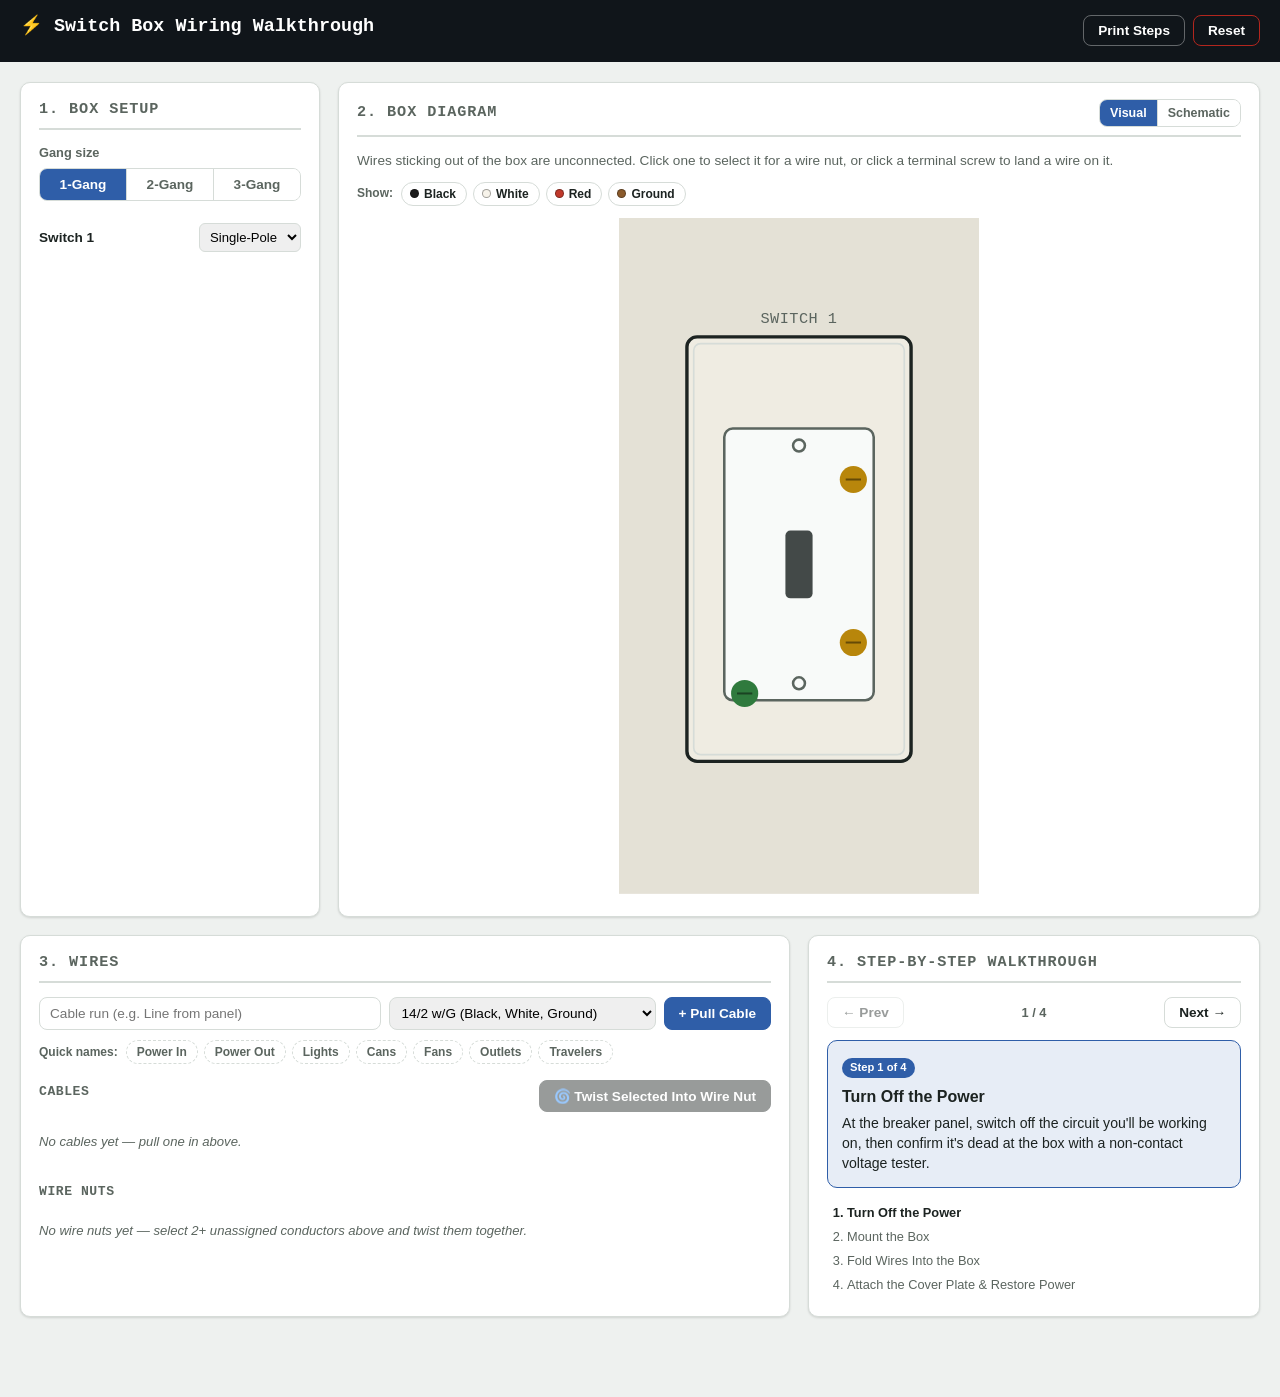
<file: switchbox/index.html>
<!doctype html>
<html lang="en">
<head>
<meta charset="UTF-8">
<meta name="viewport" content="width=device-width, initial-scale=1.0">
<title>Switch Box Wiring Walkthrough</title>
<link rel="icon" href="data:image/svg+xml,<svg xmlns=%22http://www.w3.org/2000/svg%22 viewBox=%220 0 100 100%22><text y=%22.9em%22 font-size=%2290%22>%E2%9A%A1</text></svg>">
<link rel="stylesheet" href="style.css">
</head>
<body>
<header class="app-header">
  <div class="header-inner">
    <h1>⚡ Switch Box Wiring Walkthrough</h1>
    <div class="header-actions">
      <button id="printBtn" class="btn btn-ghost" title="Print the current step-by-step instructions">Print Steps</button>
      <button id="resetBtn" class="btn btn-ghost btn-danger" title="Clear everything and start over">Reset</button>
    </div>
  </div>
</header>

<main class="layout">

  <!-- Box setup -->
  <section class="panel setup-panel">
    <h2>1. Box Setup</h2>
    <div class="field-row">
      <label>Gang size</label>
      <div class="segmented" id="gangSelect">
        <button data-gang="1" class="seg-btn">1-Gang</button>
        <button data-gang="2" class="seg-btn">2-Gang</button>
        <button data-gang="3" class="seg-btn">3-Gang</button>
      </div>
    </div>
    <div id="switchTypeList" class="switch-type-list"></div>
  </section>

  <!-- Diagram -->
  <section class="panel diagram-panel">
    <div class="diagram-head">
      <h2 class="diagram-h2">2. Box Diagram</h2>
      <div class="segmented segmented-sm" id="viewModeSelect">
        <button data-mode="visual" class="seg-btn">Visual</button>
        <button data-mode="schematic" class="seg-btn">Schematic</button>
      </div>
    </div>
    <p class="hint" id="diagramHint">Wires sticking out of the box are unconnected. Click one to select it for a wire nut, or click a terminal screw to land a wire on it.</p>
    <div class="layer-toggle" id="layerToggle">
      <span class="layer-toggle-label">Show:</span>
      <button type="button" class="layer-chip" data-layer="black"><span class="layer-dot c-black"></span>Black</button>
      <button type="button" class="layer-chip" data-layer="white"><span class="layer-dot c-white"></span>White</button>
      <button type="button" class="layer-chip" data-layer="red"><span class="layer-dot c-red"></span>Red</button>
      <button type="button" class="layer-chip" data-layer="ground"><span class="layer-dot c-ground"></span>Ground</button>
    </div>
    <div id="boxDiagramVisual" class="box-diagram-visual"></div>
    <div id="boxDiagram" class="box-diagram"></div>
  </section>

  <!-- Wires -->
  <section class="panel wires-panel">
    <h2>3. Wires</h2>
    <form id="cableForm" class="wire-form">
      <input type="text" id="cableLabel" placeholder="Cable run (e.g. Line from panel)" required maxlength="40">
      <select id="cableType">
        <option value="14-2">14/2 w/G (Black, White, Ground)</option>
        <option value="12-2">12/2 w/G (Black, White, Ground)</option>
        <option value="14-3">14/3 w/G (Black, White, Red, Ground)</option>
      </select>
      <button type="submit" class="btn btn-primary">+ Pull Cable</button>
    </form>
    <div class="quick-labels" id="quickLabels">
      <span class="quick-labels-label">Quick names:</span>
      <button type="button" class="chip-btn" data-quick-label="Power In">Power In</button>
      <button type="button" class="chip-btn" data-quick-label="Power Out">Power Out</button>
      <button type="button" class="chip-btn" data-quick-label="Lights">Lights</button>
      <button type="button" class="chip-btn" data-quick-label="Cans">Cans</button>
      <button type="button" class="chip-btn" data-quick-label="Fans">Fans</button>
      <button type="button" class="chip-btn" data-quick-label="Outlets">Outlets</button>
      <button type="button" class="chip-btn" data-quick-label="Travelers">Travelers</button>
    </div>

    <div class="wires-pool">
      <div class="pool-head">
        <h3>Cables</h3>
        <button id="bundleBtn" class="btn btn-secondary" disabled>🌀 Twist Selected Into Wire Nut</button>
      </div>
      <div id="cablesContainer" class="cables-list"></div>
    </div>

    <div class="nuts-list">
      <h3>Wire Nuts</h3>
      <div id="nutsContainer"></div>
    </div>
  </section>

  <!-- Steps -->
  <section class="panel steps-panel">
    <h2>4. Step-by-Step Walkthrough</h2>
    <div id="stepsNav" class="steps-nav">
      <button id="prevStep" class="btn btn-ghost">&larr; Prev</button>
      <div id="stepProgress" class="step-progress"></div>
      <button id="nextStep" class="btn btn-ghost">Next &rarr;</button>
    </div>
    <div id="stepCard" class="step-card"></div>
    <ol id="allStepsList" class="all-steps-list"></ol>
  </section>

</main>

<div id="terminalModal" class="modal hidden">
  <div class="modal-box">
    <h3 id="terminalModalTitle">Connect Terminal</h3>
    <div id="terminalModalBody"></div>
    <div class="modal-actions">
      <button id="terminalClearBtn" class="btn btn-ghost btn-danger">Disconnect</button>
      <button id="terminalCloseBtn" class="btn btn-secondary">Close</button>
    </div>
  </div>
</div>

<script src="app.js"></script>
</body>
</html>
</file>
<file: switchbox/style.css>
:root {
  /* "Panel schedule" palette — cool paper + graphite ink, so the reserved
     physical wiring colors (brass/green/red/black/white/copper) never
     compete with the UI chrome. Accent is a tester-blue, not a wire color. */
  --bg: #eef1ef;
  --panel: #ffffff;
  --ink: #1c2321;
  --ink-soft: #5b655f;
  --border: #d6dcd8;
  --accent: #2f5ea8;
  --accent-hover: #24487f;
  --accent-ink: #ffffff;
  --danger: #b3261e;
  --brass: #b8860b;
  --green-screw: #2f7a3d;
  --black-screw: #1f1f1f;
  --wire-black: #1a1a1a;
  --wire-white: #f7f3ea;
  --wire-red: #c0392b;
  --wire-ground: #8a5a2b;
  --jacket-14: #f2efe4;
  --jacket-12: #e8c34a;
  --radius: 10px;
  --shadow: 0 1px 3px rgba(0,0,0,0.08), 0 1px 2px rgba(0,0,0,0.06);
  --font-label: ui-monospace, "SFMono-Regular", "Roboto Mono", Menlo, Consolas, monospace;
  --tint: #e7edf6;
  --device-bg: #f8faf9;
  --modal-bg: #ffffff;
  --header-bg: #10151a;
  --wall-bg: #e4e1d6;
  --wall-seam: rgba(0,0,0,0.06);
  --strap-bg: #efece2;
}

@media (prefers-color-scheme: dark) {
  :root {
    --bg: #161a1d;
    --panel: #1f2528;
    --ink: #e8ece9;
    --ink-soft: #98a49d;
    --border: #333d38;
    --accent: #6fa2e8;
    --accent-hover: #8bb4ee;
    --accent-ink: #10151a;
    --danger: #e2665c;
    --tint: #1e2b3a;
    --device-bg: #1a2023;
    --modal-bg: #1f2528;
    --wall-bg: #23292c;
    --wall-seam: rgba(255,255,255,0.05);
    --strap-bg: #2b3134;
  }
}
:root[data-theme="dark"] {
  --bg: #161a1d;
  --panel: #1f2528;
  --ink: #e8ece9;
  --ink-soft: #98a49d;
  --border: #333d38;
  --accent: #6fa2e8;
  --accent-hover: #8bb4ee;
  --accent-ink: #10151a;
  --danger: #e2665c;
  --tint: #1e2b3a;
  --device-bg: #1a2023;
  --modal-bg: #1f2528;
  --wall-bg: #23292c;
  --wall-seam: rgba(255,255,255,0.05);
  --strap-bg: #2b3134;
}
:root[data-theme="light"] {
  --bg: #eef1ef;
  --panel: #ffffff;
  --ink: #1c2321;
  --ink-soft: #5b655f;
  --border: #d6dcd8;
  --accent: #2f5ea8;
  --accent-hover: #24487f;
  --accent-ink: #ffffff;
  --danger: #b3261e;
  --tint: #e7edf6;
  --device-bg: #f8faf9;
  --modal-bg: #ffffff;
  --wall-bg: #e4e1d6;
  --wall-seam: rgba(0,0,0,0.06);
  --strap-bg: #efece2;
}

* { box-sizing: border-box; }

body {
  margin: 0;
  font-family: -apple-system, BlinkMacSystemFont, "Segoe UI", Roboto, Helvetica, Arial, sans-serif;
  background: var(--bg);
  color: var(--ink);
  line-height: 1.4;
}

h1, h2, h3 { margin: 0 0 8px; font-family: var(--font-label); }
h2 { font-size: 0.95rem; letter-spacing: 0.06em; text-transform: uppercase; color: var(--ink-soft); border-bottom: 2px solid var(--border); padding-bottom: 8px; margin-bottom: 14px; }
h3 { font-size: 0.82rem; letter-spacing: 0.04em; text-transform: uppercase; color: var(--ink-soft); }
p.hint { color: var(--ink-soft); font-size: 0.85rem; margin: 0 0 12px; }

.app-header {
  background: var(--header-bg);
  color: #fff;
  padding: 14px 20px;
  position: sticky;
  top: 0;
  z-index: 20;
}
.header-inner { max-width: 1400px; margin: 0 auto; display: flex; align-items: center; justify-content: space-between; }
.app-header h1 { font-size: 1.15rem; color: #fff; }
.header-actions { display: flex; gap: 8px; }

.btn {
  border: 1px solid var(--border);
  background: var(--panel);
  color: var(--ink);
  padding: 7px 14px;
  border-radius: 8px;
  font-size: 0.85rem;
  cursor: pointer;
  font-weight: 600;
  transition: transform 0.05s ease, background 0.15s ease;
}
.btn:hover { background: var(--bg); }
.btn:active { transform: scale(0.97); }
.btn:disabled { opacity: 0.45; cursor: not-allowed; }
.btn-primary { background: var(--accent); border-color: var(--accent); color: var(--accent-ink); }
.btn-primary:hover { background: var(--accent-hover); border-color: var(--accent-hover); }
.btn-secondary { background: var(--ink); border-color: var(--ink); color: var(--panel); }
.btn-secondary:hover { background: var(--ink); opacity: 0.85; }
.btn-ghost { background: transparent; border-color: rgba(255,255,255,0.35); color: inherit; }
.header-actions .btn-ghost { color: #fff; }
.setup-panel .btn-ghost, .steps-nav .btn-ghost { border-color: var(--border); color: var(--ink); }
.btn-danger { color: var(--danger); border-color: var(--danger); }

.layout {
  max-width: 1400px;
  margin: 20px auto;
  padding: 0 20px 60px;
  display: grid;
  grid-template-columns: 300px 1fr 1fr;
  grid-template-rows: auto auto;
  gap: 18px;
}
.setup-panel { grid-column: 1; grid-row: 1; }
.diagram-panel { grid-column: 2 / 4; grid-row: 1; }
.wires-panel { grid-column: 1 / 3; grid-row: 2; }
.steps-panel { grid-column: 3; grid-row: 2; }

@media (max-width: 1050px) {
  .layout { grid-template-columns: 1fr; }
  .setup-panel, .diagram-panel, .wires-panel, .steps-panel { grid-column: 1; grid-row: auto; }
}

.panel {
  background: var(--panel);
  border: 1px solid var(--border);
  border-radius: var(--radius);
  padding: 16px 18px;
  box-shadow: var(--shadow);
}

/* Setup panel */
.field-row { margin-bottom: 14px; }
.field-row label { display: block; font-size: 0.8rem; color: var(--ink-soft); margin-bottom: 6px; font-weight: 600; }
.segmented { display: flex; border: 1px solid var(--border); border-radius: 8px; overflow: hidden; }
.seg-btn { flex: 1; padding: 8px 4px; background: var(--panel); border: none; border-right: 1px solid var(--border); cursor: pointer; font-size: 0.85rem; font-weight: 600; color: var(--ink-soft); }
.seg-btn:last-child { border-right: none; }
.seg-btn.active { background: var(--accent); color: #fff; }

.switch-type-row { display: flex; align-items: center; justify-content: space-between; gap: 8px; padding: 8px 0; border-top: 1px solid var(--border); }
.switch-type-row:first-child { border-top: none; }
.switch-type-row label { font-size: 0.85rem; font-weight: 600; }
.switch-type-row select { padding: 5px 6px; border-radius: 6px; border: 1px solid var(--border); font-size: 0.82rem; }

/* Diagram */
.box-diagram { display: flex; gap: 14px; flex-wrap: wrap; }
.gang-device {
  flex: 1;
  min-width: 220px;
  border: 2px solid var(--ink);
  border-radius: 8px;
  padding: 10px;
  background: var(--device-bg);
}
.gang-device-head { display: flex; justify-content: space-between; align-items: baseline; margin-bottom: 8px; }
.gang-device-head strong { font-size: 0.9rem; }
.gang-device-head span { font-size: 0.72rem; color: var(--ink-soft); text-transform: uppercase; letter-spacing: 0.04em; }

.terminal-row {
  display: flex;
  align-items: center;
  gap: 8px;
  padding: 6px 4px;
  border-radius: 6px;
  cursor: pointer;
  border: 1px dashed transparent;
}
.terminal-row:hover { background: var(--tint); border-color: var(--border); }
.terminal-row.highlight { background: var(--tint); border-color: var(--accent); }
.screw-dot { width: 16px; height: 16px; border-radius: 50%; flex-shrink: 0; border: 2px solid rgba(0,0,0,0.25); }
.screw-brass { background: var(--brass); }
.screw-green { background: var(--green-screw); }
.screw-black { background: var(--black-screw); }
.terminal-info { flex: 1; min-width: 0; }
.terminal-info .t-name { font-size: 0.78rem; font-weight: 700; }
.terminal-info .t-conn { font-size: 0.75rem; color: var(--ink-soft); overflow: hidden; text-overflow: ellipsis; white-space: nowrap; }
.terminal-info .t-conn.empty { font-style: italic; }

.hidden { display: none !important; }

.diagram-head { display: flex; align-items: center; justify-content: space-between; border-bottom: 2px solid var(--border); padding-bottom: 8px; margin-bottom: 14px; gap: 12px; flex-wrap: wrap; }
.diagram-h2 { border: none; padding: 0; margin: 0; }
.segmented-sm { max-width: 220px; }
.segmented-sm .seg-btn { padding: 6px 10px; font-size: 0.78rem; }

.layer-toggle { display: flex; align-items: center; gap: 6px; flex-wrap: wrap; margin-bottom: 12px; }
.layer-toggle-label { font-size: 0.75rem; color: var(--ink-soft); font-weight: 600; margin-right: 2px; }
.layer-chip {
  display: inline-flex;
  align-items: center;
  gap: 5px;
  border: 1px solid var(--border);
  background: var(--panel);
  color: var(--ink);
  padding: 4px 10px 4px 8px;
  border-radius: 20px;
  font-size: 0.75rem;
  font-weight: 600;
  cursor: pointer;
}
.layer-chip .layer-dot { width: 9px; height: 9px; border-radius: 50%; border: 1px solid rgba(0,0,0,0.35); }
.layer-chip.off { opacity: 0.45; background: transparent; }
.layer-chip.off .layer-dot { opacity: 0.5; }

/* Visual box diagram */
.box-diagram-visual { overflow-x: auto; text-align: center; }
.box-diagram-visual svg { width: 100%; height: auto; display: inline-block; }

.viz-wall { fill: var(--wall-bg); }
.viz-box { fill: var(--strap-bg); stroke: var(--ink); stroke-width: 2; }
.viz-box-lip { fill: none; stroke: var(--border); stroke-width: 1; }
.viz-strap { fill: var(--device-bg); stroke: var(--ink-soft); stroke-width: 1.5; }
.viz-toggle { fill: var(--ink); opacity: 0.82; }
.viz-mount-screw { fill: none; stroke: var(--ink-soft); stroke-width: 1.5; }
.viz-device-label { font-family: var(--font-label); font-size: 9px; letter-spacing: 0.03em; fill: var(--ink-soft); text-transform: uppercase; }

.box-diagram-visual .screw-brass { fill: var(--brass); }
.box-diagram-visual .screw-green { fill: var(--green-screw); }
.box-diagram-visual .screw-black { fill: var(--black-screw); }
.viz-screw-slot { stroke: rgba(0,0,0,0.45); stroke-width: 1.2; }
.viz-hit { fill: transparent; }
.viz-terminal { cursor: pointer; }
.viz-terminal:hover circle:nth-of-type(2) { stroke: var(--accent); stroke-width: 2; }
.viz-terminal.highlight circle:nth-of-type(2) { stroke: var(--accent); stroke-width: 3; filter: drop-shadow(0 0 3px var(--accent)); }

.viz-nut { cursor: pointer; }
.viz-nut-cap { stroke: rgba(0,0,0,0.35); stroke-width: 1.5; }
.viz-nut-cap.size-yellow { fill: #f0d33c; }
.viz-nut-cap.size-orange { fill: #e08a2e; }
.viz-nut-cap.size-red { fill: #c0392b; }
.viz-nut.highlight .viz-nut-cap { stroke: var(--accent); stroke-width: 2.5; filter: drop-shadow(0 0 3px var(--accent)); }

.viz-jacket { stroke: rgba(0,0,0,0.3); stroke-width: 1; }
.viz-jacket.g14 { fill: var(--jacket-14); }
.viz-jacket.g12 { fill: var(--jacket-12); }
.viz-cable-label { font-size: 10px; font-weight: 600; fill: var(--ink); text-anchor: middle; }
.viz-cable-type { font-family: var(--font-label); font-size: 8px; fill: var(--ink-soft); text-anchor: middle; }

.viz-line { fill: none; stroke-width: 3.5; stroke-linecap: round; }
.viz-line.c-black { stroke: var(--wire-black); }
.viz-line.c-white { stroke: var(--wire-white); stroke-width: 3; }
.viz-line.c-red { stroke: var(--wire-red); }
.viz-line.c-ground { stroke: var(--wire-ground); }
.viz-line.dangling { stroke-dasharray: 2 3; opacity: 0.75; }
.viz-line.highlight { stroke-width: 5.5; filter: drop-shadow(0 0 3px var(--accent)); }
.viz-dangling-end { stroke: rgba(0,0,0,0.35); stroke-width: 1; }
.viz-dangling-end.c-black { fill: var(--wire-black); }
.viz-dangling-end.c-white { fill: var(--wire-white); }
.viz-dangling-end.c-red { fill: var(--wire-red); }
.viz-dangling-end.c-ground { fill: var(--wire-ground); }

.viz-wire-endpoint circle:not(.viz-hit):not(.viz-endpoint-ring) { stroke: rgba(0,0,0,0.4); stroke-width: 1.2; }
.viz-wire-endpoint circle.c-black { fill: var(--wire-black); }
.viz-wire-endpoint circle.c-white { fill: var(--wire-white); }
.viz-wire-endpoint circle.c-red { fill: var(--wire-red); }
.viz-wire-endpoint circle.c-ground { fill: var(--wire-ground); }
.viz-endpoint-ring { fill: none; stroke: transparent; stroke-width: 2.5; }
.viz-wire-endpoint.free { cursor: pointer; }
.viz-wire-endpoint.free:hover .viz-endpoint-ring { stroke: var(--ink-soft); opacity: 0.5; }
.viz-wire-endpoint.selected .viz-endpoint-ring { stroke: var(--accent); opacity: 1; }
.viz-wire-endpoint.used { cursor: default; }
.viz-wire-endpoint.used circle:not(.viz-hit):not(.viz-endpoint-ring) { opacity: 0.55; }
.viz-wire-endpoint.highlight .viz-endpoint-ring { stroke: var(--accent); opacity: 1; filter: drop-shadow(0 0 3px var(--accent)); }

.nut-card.flash { animation: nutFlash 0.9s ease; }
@keyframes nutFlash {
  0%, 100% { box-shadow: none; }
  30% { box-shadow: 0 0 0 3px var(--accent); }
}

/* Layer visibility — hides every wire element (strand, endpoint, dangling tip)
   carrying that color's class, wherever it appears in the diagram. */
svg.layer-black-off .c-black { display: none; }
svg.layer-white-off .c-white { display: none; }
svg.layer-red-off .c-red { display: none; }
svg.layer-ground-off .c-ground { display: none; }

/* Wires panel */
.wire-form { display: flex; flex-wrap: wrap; gap: 8px; margin-bottom: 10px; }
.wire-form input[type=text] { flex: 1; min-width: 160px; padding: 7px 10px; border: 1px solid var(--border); border-radius: 8px; font-size: 0.85rem; }
.wire-form select { padding: 7px 8px; border: 1px solid var(--border); border-radius: 8px; font-size: 0.85rem; }

.quick-labels { display: flex; flex-wrap: wrap; align-items: center; gap: 6px; margin-bottom: 16px; }
.quick-labels-label { font-size: 0.75rem; color: var(--ink-soft); font-weight: 600; margin-right: 2px; }
.chip-btn {
  border: 1px dashed var(--border);
  background: transparent;
  color: var(--ink-soft);
  padding: 4px 10px;
  border-radius: 14px;
  font-size: 0.75rem;
  font-weight: 600;
  cursor: pointer;
}
.chip-btn:hover { border-style: solid; border-color: var(--accent); color: var(--accent); }

.pool-head { display: flex; align-items: center; justify-content: space-between; margin-bottom: 8px; flex-wrap: wrap; gap: 8px; }
.cables-list { display: flex; flex-direction: column; gap: 12px; margin-bottom: 18px; }

.cable-card { border: 1px solid var(--border); border-radius: 10px; padding: 10px 12px; background: var(--device-bg); }
.cable-card-head { display: flex; align-items: center; gap: 10px; margin-bottom: 8px; }
.cable-title-input { border: none; background: transparent; font-weight: 700; font-size: 0.88rem; flex: 1; min-width: 80px; color: var(--ink); font-family: inherit; }
.cable-title-input:focus { outline: 1px solid var(--border); border-radius: 4px; }
.cable-conductors { display: flex; flex-wrap: wrap; gap: 6px; }

.jacket-badge {
  font-family: var(--font-label);
  font-size: 0.68rem;
  font-weight: 700;
  letter-spacing: 0.02em;
  padding: 3px 8px;
  border-radius: 5px;
  border: 1px solid rgba(0,0,0,0.3);
  color: #2a2416;
  white-space: nowrap;
  flex-shrink: 0;
}
.jacket-badge.g14 { background: var(--jacket-14); }
.jacket-badge.g12 { background: var(--jacket-12); }

.wire-chip {
  display: flex;
  align-items: center;
  gap: 8px;
  border: 2px solid var(--border);
  border-radius: 20px;
  padding: 5px 10px 5px 6px;
  background: var(--panel);
  cursor: pointer;
  font-size: 0.8rem;
  user-select: none;
}
.wire-chip.selected { border-color: var(--accent); background: var(--tint); }
.wire-chip.highlight { box-shadow: 0 0 0 2px var(--accent); }
.wire-color-dot { width: 10px; height: 10px; border-radius: 50%; flex-shrink: 0; border: 1px solid rgba(0,0,0,0.35); }
.c-black { background: var(--wire-black); }
.c-white { background: var(--wire-white); }
.c-red { background: var(--wire-red); }
.c-ground { background: var(--wire-ground); }
.wire-chip .w-label { font-weight: 600; }
.wire-chip .w-meta { color: var(--ink-soft); font-size: 0.7rem; font-weight: 400; }
.chip-actions { display: flex; gap: 4px; margin-left: 4px; }
.chip-actions button { border: none; background: transparent; cursor: pointer; font-size: 0.8rem; color: var(--ink-soft); padding: 0 2px; }
.chip-actions button:hover { color: var(--danger); }

.nuts-list h3 { margin-bottom: 8px; }
#nutsContainer { display: flex; flex-direction: column; gap: 12px; }
.nut-card { border: 1px solid var(--border); border-radius: 10px; padding: 10px 12px; background: var(--device-bg); }
.nut-card.highlight { border-color: var(--accent); box-shadow: 0 0 0 2px var(--accent); }
.nut-card-head { display: flex; align-items: center; gap: 10px; margin-bottom: 8px; }
.nut-cap { width: 22px; height: 26px; border-radius: 40% 40% 50% 50%; border: 2px solid rgba(0,0,0,0.35); flex-shrink: 0; }
.nut-cap.size-yellow { background: #f0d33c; }
.nut-cap.size-orange { background: #e08a2e; }
.nut-cap.size-red { background: #c0392b; }
.nut-title-input { border: none; background: transparent; font-weight: 700; font-size: 0.88rem; flex: 1; min-width: 80px; }
.nut-title-input:focus { outline: 1px solid var(--border); border-radius: 4px; }
.nut-delete { border: none; background: transparent; cursor: pointer; color: var(--ink-soft); font-size: 0.9rem; }
.nut-delete:hover { color: var(--danger); }
.nut-wires { display: flex; flex-wrap: wrap; gap: 6px; margin-bottom: 8px; }
.nut-add-row { display: flex; gap: 6px; align-items: center; }
.nut-add-row select { flex: 1; padding: 5px; border-radius: 6px; border: 1px solid var(--border); font-size: 0.78rem; }
.nut-add-row button { font-size: 0.75rem; padding: 5px 8px; }
.nut-pigtail-row { display: flex; gap: 6px; align-items: center; margin-top: 6px; padding-top: 6px; border-top: 1px dashed var(--border); }
.nut-pigtail-row select { padding: 5px; border-radius: 6px; border: 1px solid var(--border); font-size: 0.78rem; }
.nut-pigtail-row button { font-size: 0.75rem; padding: 5px 8px; white-space: nowrap; }
.nut-warning { font-size: 0.73rem; color: var(--brass); margin-top: 4px; }
.empty-note { color: var(--ink-soft); font-size: 0.82rem; font-style: italic; }

/* Steps panel */
.steps-nav { display: flex; align-items: center; justify-content: space-between; margin-bottom: 12px; }
.step-progress { font-size: 0.8rem; color: var(--ink-soft); font-weight: 600; }
.step-card { background: var(--tint); border-color: var(--accent); border-width: 1px; border-style: solid; border-radius: 10px; padding: 14px; margin-bottom: 16px; }
.step-card h4 { margin: 0 0 6px; font-size: 1rem; }
.step-card p { margin: 0; font-size: 0.88rem; }
.step-card .step-num { display: inline-block; background: var(--accent); color: #fff; font-size: 0.7rem; font-weight: 700; padding: 2px 8px; border-radius: 12px; margin-bottom: 8px; }

.all-steps-list { padding-left: 20px; margin: 0; font-size: 0.8rem; color: var(--ink-soft); }
.all-steps-list li { margin-bottom: 6px; cursor: pointer; }
.all-steps-list li.active { color: var(--ink); font-weight: 700; }
.all-steps-list li:hover { text-decoration: underline; }

/* Modal */
.modal { position: fixed; inset: 0; background: rgba(0,0,0,0.45); display: flex; align-items: center; justify-content: center; z-index: 50; }
.modal.hidden { display: none; }
.modal-box { background: var(--modal-bg); border-radius: 12px; padding: 20px; width: 340px; max-width: 90vw; box-shadow: 0 10px 30px rgba(0,0,0,0.3); }
.modal-box select { width: 100%; padding: 8px; border-radius: 8px; border: 1px solid var(--border); margin-top: 10px; }
.modal-actions { display: flex; justify-content: space-between; margin-top: 16px; }

@media print {
  .app-header, .setup-panel, .diagram-panel, .wires-panel, .steps-nav, #resetBtn, #printBtn { display: none !important; }
  .layout { display: block; }
  .all-steps-list { display: block !important; font-size: 1rem; color: #000; }
  .step-card { display: none; }
}
</file>
